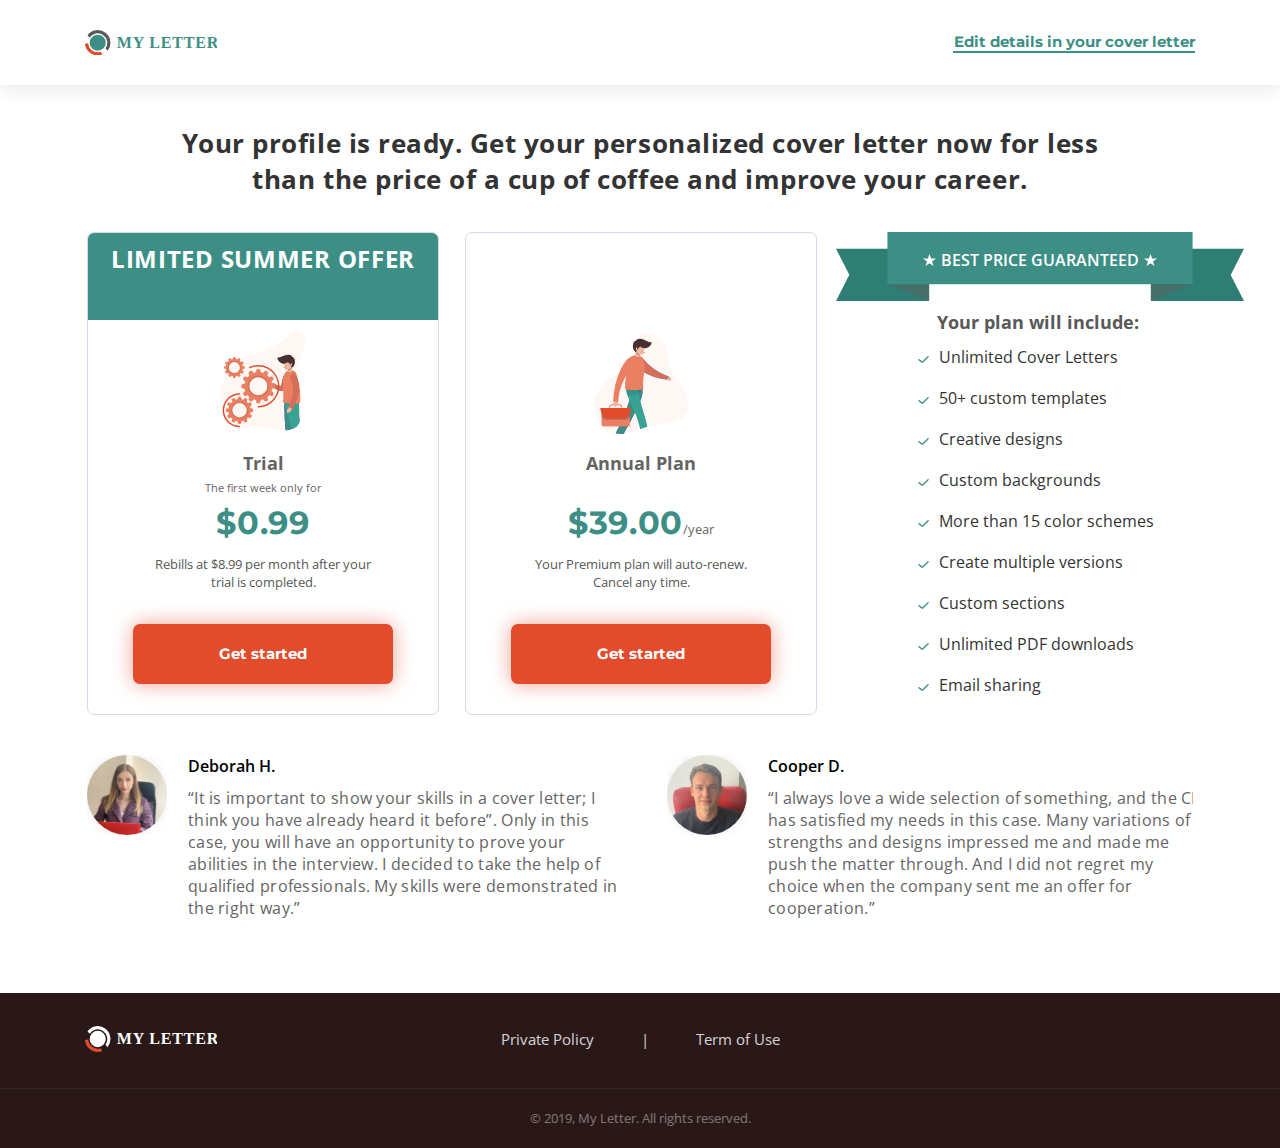
<file: index.html>
<!DOCTYPE html>
<html lang="en">
<head>
	<meta charset="UTF-8">
	<title>Document</title>
	<link href="https://fonts.googleapis.com/css?family=Montserrat:700&display=swap" rel="stylesheet">
	<link href="https://fonts.googleapis.com/css?family=Open+Sans:400,600,700&display=swap" rel="stylesheet">
	<link rel="stylesheet" href="style.css">
</head>
<body>
	<header class="top">
		<div class="top__img"></div>
		<div class="top__edit"><a href="">Edit details in your cover letter</a></div>
	</header>
	<main class="contant">
		<h2 class="contant__greeting">Your profile is ready. Get your personalized cover letter now for less than the price of a cup of coffee and improve your career.</h2>
		<div class="contant__package">
			<div class="contant__packageItem">
				<div class="contant__packageItem_timer">
					<p class="contant__packageItem_timerTitle">LIMITED SUMMER OFFER</p>
					<p id="timer" class="contant__packageItem_timerCounter"></p>
				</div>
				<img src="img/Group 12493.svg" alt="Trial" class="contant__packageItem_img">
				<p class="contant__packageItem_name">Trial</p>
				<p class="contant__packageItem_notification">The first week only for</p>
				<p class="contant__packageItem_price">$0.99</p>
				<p class="contant__packageItem_description">Rebills at $8.99 per month after your trial is completed.</p>
				<a id="trialPlan" href="trial.html" class="contant__packageItem_button">Get started</a>
			</div>
			<div class="contant__packageItem">
				<img src="img/Group 12492.svg" alt="Annual plan" class="contant__packageItem_img">
				<p class="contant__packageItem_name">Annual Plan</p>
				<p class="contant__packageItem_price">$39.00<span>/year</span></p>
				<p class="contant__packageItem_description">Your Premium plan will auto-renew. Cancel any time.</p>
				<a href="plan.html" id="annualPlan" class="contant__packageItem_button">Get started</a>
			</div>
			<div class="contant__packageItem">
				<div class="contant__packageItem_string">
					<img src="img/Group 12682.svg" alt="Best price guaranteed">
					<p class="contant__packageItem_string_title">Best price guaranteed</p>
				</div>
				<p class="contant__packageItem_listTitle">Your plan will include:</p>
				<ul class="contant__packageItem_priceList">
					<li>Unlimited Cover Letters</li>
					<li>50+ custom templates</li>
					<li>Creative designs</li>
					<li>Custom backgrounds</li>
					<li>More than 15 color schemes</li>
					<li>Create multiple versions</li>
					<li>Custom sections</li>
					<li>Unlimited PDF downloads</li>
					<li>Email sharing</li>
				</ul>
			</div>
		</div>
		<div class="contant__carousel">
			<ul class="contant__carousel_list">
				<li>
					<img src="img/2019-07-11-11.54.15-1.png" alt="user foto1" class="contant__carousel_list_userImg">
					<div class="contant__carousel_list_userInfo">
						<p class="contant__carousel_list_userInfo_title">Deborah H.</p>
						<p class="contant__carousel_list_userInfo_text">“It is important to show your skills in a cover letter; I think you have already heard it before”. Only in this case, you will have an opportunity to prove your abilities in the interview. I decided to take the help of qualified professionals. My skills were demonstrated in the right way.”</p>
					</div>
				</li>
				<li>
					<img src="img/2019-07-11-11.54.35-1.png" alt="user foto2" class="contant__carousel_list_userImg">
					<div class="contant__carousel_list_userInfo">
						<p class="contant__carousel_list_userInfo_title">Cooper D.</p>
						<p class="contant__carousel_list_userInfo_text">“I always love a wide selection of something, and the CL has satisfied my needs in this case. Many variations of strengths and designs impressed me and made me push the matter through. And I did not regret my choice when the company sent me an offer for cooperation.”</p>
					</div>
				</li>
				<li>
					<img src="img/2019-07-11-11.54.35-1.png" alt="user foto3" class="contant__carousel_list_userImg">
					<div class="contant__carousel_list_userInfo">
						<p class="contant__carousel_list_userInfo_title">Cooper D.</p>
						<p class="contant__carousel_list_userInfo_text">“I always love a wide selection of something, and the CL has satisfied my needs in this case. Many variations of strengths and designs impressed me and made me push the matter through. And I did not regret my choice when the company sent me an offer for cooperation.”</p>
					</div>
				</li>
				<li>
					<img src="img/2019-07-11-11.54.15-1.png" alt="user foto4" class="contant__carousel_list_userImg">
					<div class="contant__carousel_list_userInfo">
						<p class="contant__carousel_list_userInfo_title">Deborah H.</p>
						<p class="contant__carousel_list_userInfo_text">“It is important to show your skills in a cover letter; I think you have already heard it before”. Only in this case, you will have an opportunity to prove your abilities in the interview. I decided to take the help of qualified professionals. My skills were demonstrated in the right way.”</p>
					</div>
				</li>
			</ul>
		</div>	
	</main>
	<footer class="bottom">
		<img src="img/Group 12837.svg" alt="logo" class="bottom__img">
		<div class="bottom__info">
			<p>Private Policy</p>
			<p>|</p>
			<p>Term of Use</p>
		</div>
		<div class="bottom__separator"></div>
		<p class="bottom__rights">© 2019, My Letter. All rights reserved.</p>
	</footer>
<script src="http://ajax.googleapis.com/ajax/libs/jquery/3.2.1/jquery.min.js"></script>
<script src="script.js"></script>	
</body>
</html>
</file>
<file: style.css>
body {
	margin: 0 auto;
	width: 1280px;
}
p {
	margin: 0px;
}
.top {
	width: 1280px;
	box-shadow: 0px 3px 20px #0000001A;
	opacity: 1;
	display: flex;
	align-items: center;
	justify-content: space-between;
	padding: 30px 85px;
	box-sizing: border-box;
}
.top__img {
	top: 30px;
	left: 85px;
	width: 132px;
	height: 25px;
	background: transparent url('img/Group 12836.svg') 0% 0% no-repeat padding-box;
	opacity: 1;
}
.top__edit {
	top: 33px;
	left: 955px;
	width: 242px;
	height: 19px;
	text-align: center;
	font: Bold 15px/19px Montserrat;
	letter-spacing: 0;
	color: #3D8F85;
	opacity: 1;
	border-bottom: 2px solid #3D8F85;
}
.top__edit a{
	text-decoration: none;
    color: #3d8f85;
}
.contant {
	padding: 40px 87px;
}
.contant__greeting {
	width: 920px;
	text-align: center;
	font: Bold 26px/36px Open Sans;
	letter-spacing: 0.52px;
	color: #333333;
	opacity: 1;
	margin: 0 auto;
	margin-bottom: 35px;
}
.contant__package {
	display: flex;
	justify-content: space-between;
}
.contant__packageItem {
	width: 350px;
	border: 2px solid #3D8F85;
	border-radius: 7px;
	opacity: 1;
	text-align: center;
	position: relative;
	padding-bottom: 28.46px;
	padding-top: 93.54px;
	border: 1px solid #D4D9E6;
	overflow: hidden;
}
.contant__packageItem:hover {
	border: 1px solid #3D8F85;
}
.contant__packageItem_timer {
	width: 350px;
	height: 87px;
	background: #3D8F85;
	opacity: 1;
	text-align: center;
	padding-top: 9px;
	padding-bottom: 13px;
	box-sizing: border-box;
	position: absolute;
	top: 0px;
}
.contant__packageItem_timerTitle {
	color: #FFFFFF;
	letter-spacing: 0.72px;
	text-transform: uppercase;
	font: Bold 24px Open Sans;
}
.contant__packageItem_timerCounter {
	font: Bold 21px/29px Open Sans;
	letter-spacing: 0.42px;
	color: #FFFFFF;
	opacity: 0.69;
}
.contant__packageItem_img {
	height: 103px;
	margin-top: 4px;
	margin-bottom: 18.2px;
}
.contant__packageItem_name {
	font: Bold 18px Open Sans;
	color: #646464;
	opacity: 1;
	margin-top: -5px;
	margin-bottom: 28px;
}
.contant__packageItem_notification {
	font-family: 'Open Sans', sans-serif;
    font-size: 11px;
	letter-spacing: 0;
	color: #646464;
	opacity: 1;
	position: absolute;
	top: 247px;
    left: 50%;
    transform: translateX(-50%);
}
.contant__packageItem_price {
	font: Bold 32px Montserrat;
	letter-spacing: 0.64px;
	color: #3D8F85;
	opacity: 1;
	margin-bottom: 13px;
}
.contant__packageItem_price span {
	text-align: left;
	font-size: 13px;
	font-family: 'Open Sans', sans-serif;
	font-weight: 400;
	letter-spacing: 0;
	color: #646464;
	opacity: 1;
}
.contant__packageItem_description {
	font-family: 'Open Sans', sans-serif;
    font-size: 13px;
	color: #585858;
	width: 226px;
    margin: 0 auto;
    margin-bottom: 33px;
}
.contant__packageItem_button {
	background: #E24C2C;
	box-shadow: 0px 0px 20px #E24C2C87;
	border-radius: 7px;
	opacity: 1;
	width: 260px;
	height: 60px;
	margin: 0 auto;
	text-align: center;
	padding: 20px 0px;
	box-sizing: border-box;
	font: Bold 15px/19px Montserrat;
	letter-spacing: 0;
	color: #FFFFFF;
	display: block;
	text-decoration: none;
}
.contant__packageItem:last-child {
	padding: 0px;
	border: 0px;
	overflow: inherit;
}
.contant__packageItem_string {
	left: -7px;
    position: relative;
}
.contant__packageItem_string_title {
	position: absolute;
    top: 17px;
    left: 21%;
    width: 261px;
    text-transform: uppercase;
    font-family: 'Open Sans', sans-serif;
	font-weight: 600;
	color: #ffffff;
}
.contant__packageItem_string_title:before {
	content: url('img/Path 75850.svg');
	margin-right: 5px;
}
.contant__packageItem_string_title:after {
	content: url('img/Path 75850.svg');
	margin-left: 5px;
}
.contant__packageItem_listTitle {
	text-align: center;
	font: Bold 18px/24px Open Sans;
	letter-spacing: 0;
	color: #585858;
	opacity: 1;
	margin-top: 5px;
	margin-bottom: 12px;
	padding-left: 40px;
}
.contant__packageItem_priceList {
	list-style: none;
    padding-left: 75px;
    margin: 0;
    font-family: 'Open Sans', sans-serif;
    font-size: 16px;
	letter-spacing: 0;
	color: #333333;
	text-align: left;
}
.contant__packageItem_priceList li {
	margin-bottom: 19px;
}
.contant__packageItem_priceList li:before {
	content: url('img/Path 57651.svg');
	margin-right: 10px;
}
.contant__carousel {
	margin: 0 auto;
	margin-top: 40px;
	margin-bottom: 34px;
	overflow: hidden;
	width: 1106px;
}
.contant__carousel_list {
	padding: 0;
    display: flex;
    margin: 0;
    animation: carousel_slider 12s linear infinite;
    animation-delay: 4s;
}
.contant__carousel li {
	display: flex;
	align-items: flex-start;
}
.contant__carousel_list_userImg {
	margin-right: 21px;
}
.contant__carousel_list_userInfo {
	width: 432px;
	margin-right: 47px;
	font-family: 'Open Sans', sans-serif;
	font-weight: 600;
}
.contant__carousel_list_userInfo_title {
	margin-bottom: 10px;
}
.contant__carousel_list_userInfo_text {
	font-family: 'Open Sans', sans-serif;
	font-weight: 400;
	letter-spacing: 0.3px;
	color: #646464;
}
@keyframes carousel_slider {
    10% {margin-left: -1150px;}
    40% {margin-left: -1150px;}
	70% {margin-left: 0px;}
	100% {margin-left: 0px;}
}
.bottom {
	height: 155px;
	background: #2A1818;
	padding-top: 36px;
	padding-bottom: 20px;
	text-align: center;
	box-sizing: border-box;
	position: relative;
}
.bottom__img {
	position: absolute;
	left: 85.31px;
	top: 33px;
}
.bottom__info {
	font-family: 'Open Sans', sans-serif;
	font-size: 15px;
	display: flex;
	justify-content: space-between;
	width: 279px;
	margin: 0 auto;
	color: #FFFFFF;
	opacity: 0.8;
	margin-bottom: 38.5px;
}
.bottom__separator {
	border-bottom: 1px solid #FFFFFF;
	opacity: 0.06;
}
.bottom__rights {
	font-family: 'Open Sans', sans-serif;
	font-size: 13px;
	color: #FFFFFF;
	opacity: 0.4;
	margin-top: 20px;
}
.contant__packageOrder {
	width: 532px;
    margin-right: 60px;
    margin-left: 47px;
}
.contant__packageOrder_packageInfo {
	border: 1px solid #D4D9E6;
	height: 151px;
	border-top-right-radius: 7px;
	border-top-left-radius: 7px;
	overflow: hidden;
	display: block;
}
.contant__packageOrder_packageInfo_timer {
	background: #3D8F85;
	height: 41px;
	display: flex;
	font: Bold 17px Open Sans;
	letter-spacing: 0.72px;
	color: #FFFFFF;
	align-items: center;
	padding: 0px 12px;
    justify-content: space-between;
}
#timer1 {
	opacity: 0.69;
	letter-spacing: 0.42px;
	font: Bold 15px Open Sans;
}
.contant__packageOrder_packageInfo_content {
	padding-left: 24px;
	padding-right: 52px;
	padding-top: 8px;
	padding-bottom: 8px;
	box-sizing: border-box;
	display: flex;
	align-items: center;
}
#trialmg {
	width: 83px;
	height: 94px;
	margin-right: 22px;
}
.contant__packageOrder_packageInfo_content_packageName {
	font: Bold 16px Open Sans;
	letter-spacing: 0;
	color: #646464;
}
.contant__packageOrder_packageInfo_content_packagePrice {
	font-family: 'Open Sans', sans-serif;
	font-size: 9px;
	letter-spacing: 0;
	color: #333333;
	display: flex;
    align-items: center;
}
.contant__packageOrder_packageInfo_content_packagePrice span {
	font: Bold 16px Montserrat;
	letter-spacing: 0.32px;
	color: #3D8F85;
	margin-left: 16px;
}
.contant__packageOrder_packageInfo_content_packageDescription {
	font-family: 'Open Sans', sans-serif;
	font-size: 10px;
	color: #585858;
	opacity: 0.8;
}
.changeButton {
	width: 118px;
	border: 2px solid #3D8F85;
	border-radius: 7px;
	font: Bold 13px/16px Montserrat;
	color: #3D8F85;
	text-decoration: none;
	padding: 10px 0px;
	text-align: center;
	margin-left: 45px;
}
.contant__packageOrder_cards {
	margin-top: 25px;
	margin-bottom: 15px;
}
.contant__packageOrder_packageInfoAnnual {
	border: 1px solid #D4D9E6;
	border-radius: 7px;
	width: 532px;
	height: 116px;
	display: flex;
	align-items: center;
	padding: 13.5px 27px 18px 21px;
	box-sizing: border-box;
}
#annual {
	width: 78px;
	height: 85px;
	margin-right: 26px;
}
.contant__packageOrder_orderInfo {
	display: flex;
	flex-wrap: wrap; 
}
.contant__packageOrder_orderInfo_field {
	width: 219px;
	height: 39px;
	border: 1px solid #D4D9E6;
	border-radius: 7px;
	padding: 0px 9.5px;
	box-sizing: border-box;
	display: flex;
	align-items: center;
	margin-right: 9px;
	margin-bottom: 12px;
	float: left;
	letter-spacing: 0.3px;
	font-family: 'Open Sans', sans-serif;
	font-size: 15px;
}
.contant__packageOrder_orderInfo select {
	border: 1px solid #D4D9E6;;
	border-radius: 7px;
	font-family: 'Open Sans', sans-serif;
	font-size: 15px;
	letter-spacing: 0.3px;
	color: #333333;
	padding: 0px 9.5px;
	height: 39px;
	margin-bottom: 12px;
	-webkit-appearance: none;
	    -moz-appearance: none;
	    -ms-appearance: none;
	appearance: none!important;
	background: url('img/Group 10561.svg') no-repeat 96% 50%;
}
#separator {
	margin: 0px 5px;
	margin-left: 2px;
	font: Bold 18px Open Sans;
	color: #333333;
}
.contant__packageOrder_orderInfo_textFields_mark {
	margin-top: 11px;
	display: flex;
}
.contant__packageOrder_orderInfo_textFields {
	width: 266px;
}
form img {
	margin-top: 7px;
}
.contant__packageOrder_orderInfo_title {
	font-family: 'Open Sans', sans-serif;
	font-size: 10px;
	color: #333333;
	margin-bottom: 5px;
}
.contant__packageOrder_orderInfo_selectList_year {
	width: 80px;
    float: left;
    margin-right: 9px;
}
#year_mark {
	float: left;
	margin-top: 7px;
}
.contant__packageOrder_orderInfo_sendForm {
	background: #E24C2C;
	box-shadow: 0px 0px 10px #E24C2C;
	border-radius: 7px;
	border: 0px solid red;
	padding: 10px 30px;
	font: Bold 15px/19px Montserrat;
	letter-spacing: 0.15px;
	color: #FFFFFF;
	margin-top: 10px;
	margin-right: 17.5px;
}
.contant__packageOrder_orderInfo_sendForm:hover {
	cursor: pointer;
}
.contant__packageOrder_orderInfo_safe {
	font-family: 'Open Sans', sans-serif;
	font-size: 11px;
	color: #B6B6B6;
	display: flex;
    align-items: center;
    margin-top: 10px;
}
.contant__packageOrder_orderInfo_safe:before {
	content: url('img/safe.svg');
	margin-right: 8px;
}
.contant__packageOrder_orderInfo_notification {
	font-family: 'Open Sans', sans-serif;
	font-size: 10px;
	margin-top: 15px;
	color: #585858;
	width: 399px;
}
.contant__packageOrder_orderInfo_notification a {
	text-decoration: underline;
	font-family: 'Open Sans', sans-serif;
	font-size: 10px;
	letter-spacing: 0;
	color: #333333;
}
</file>
